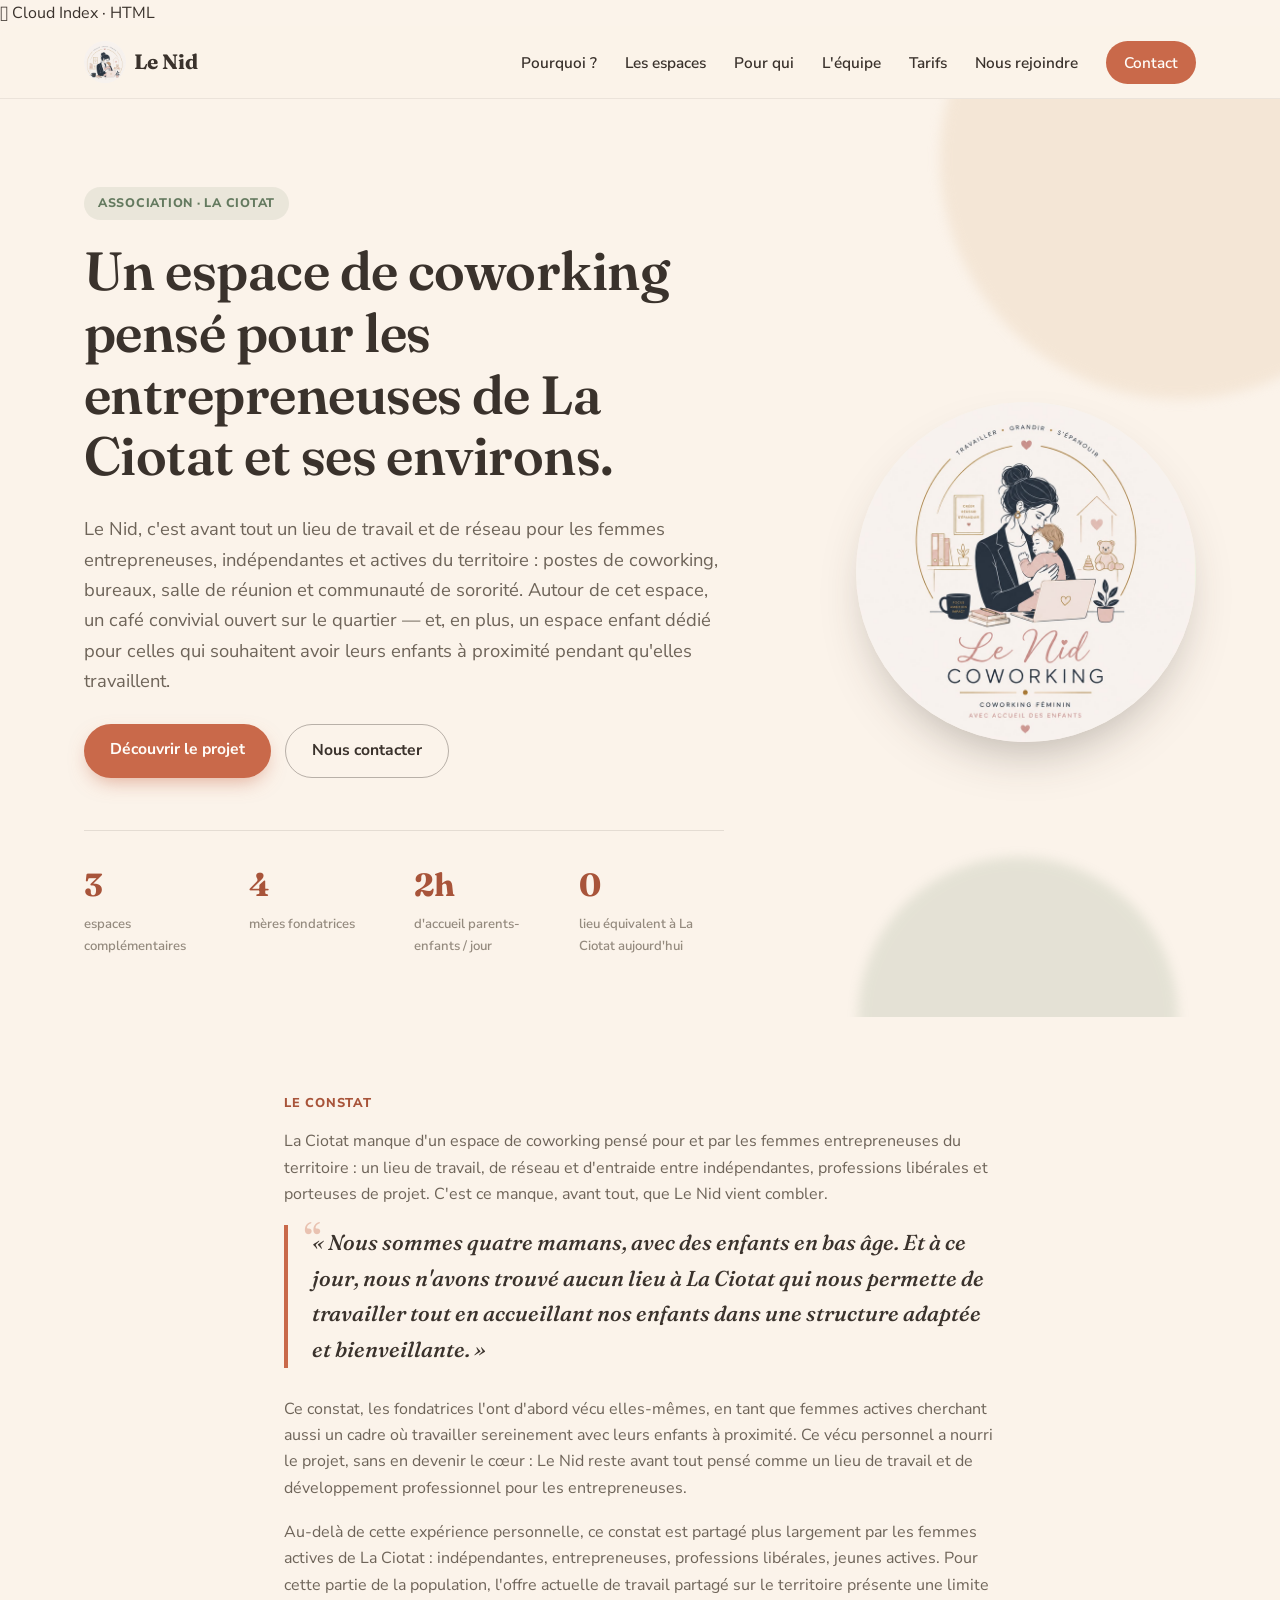
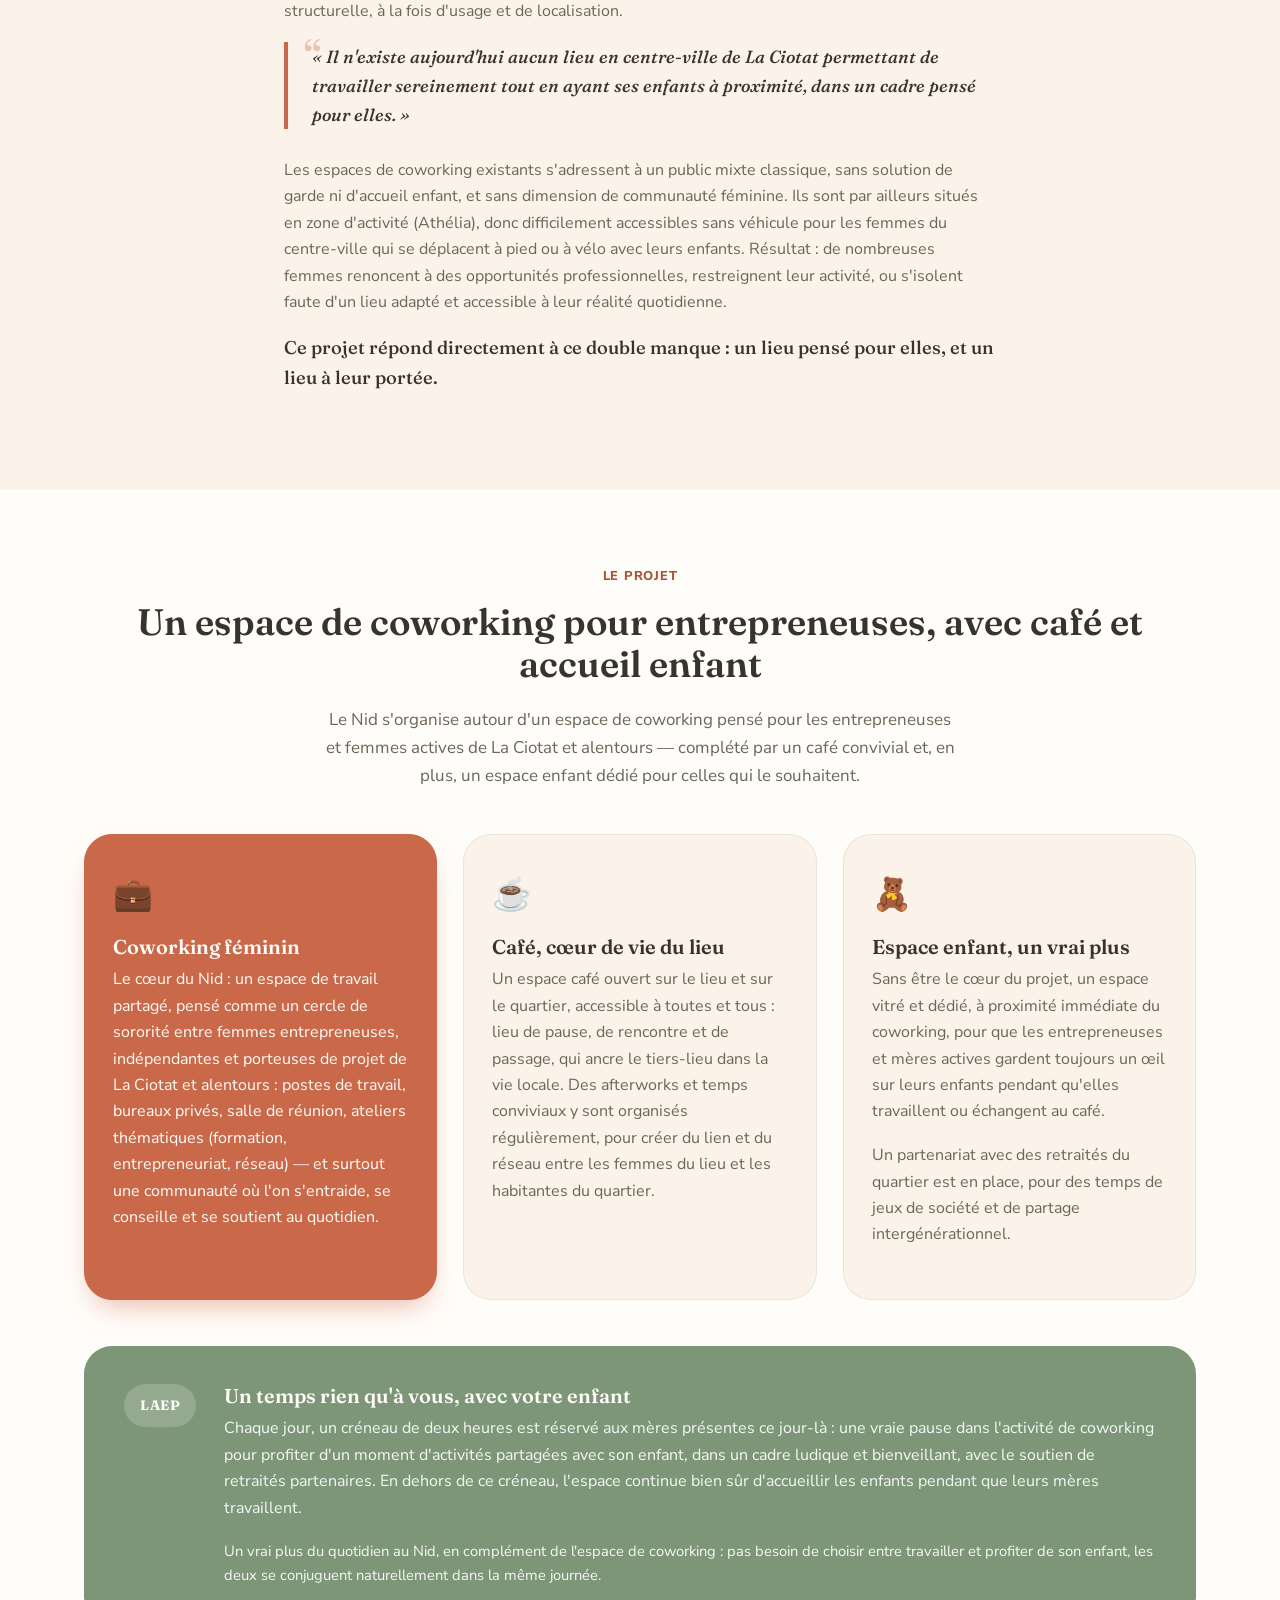
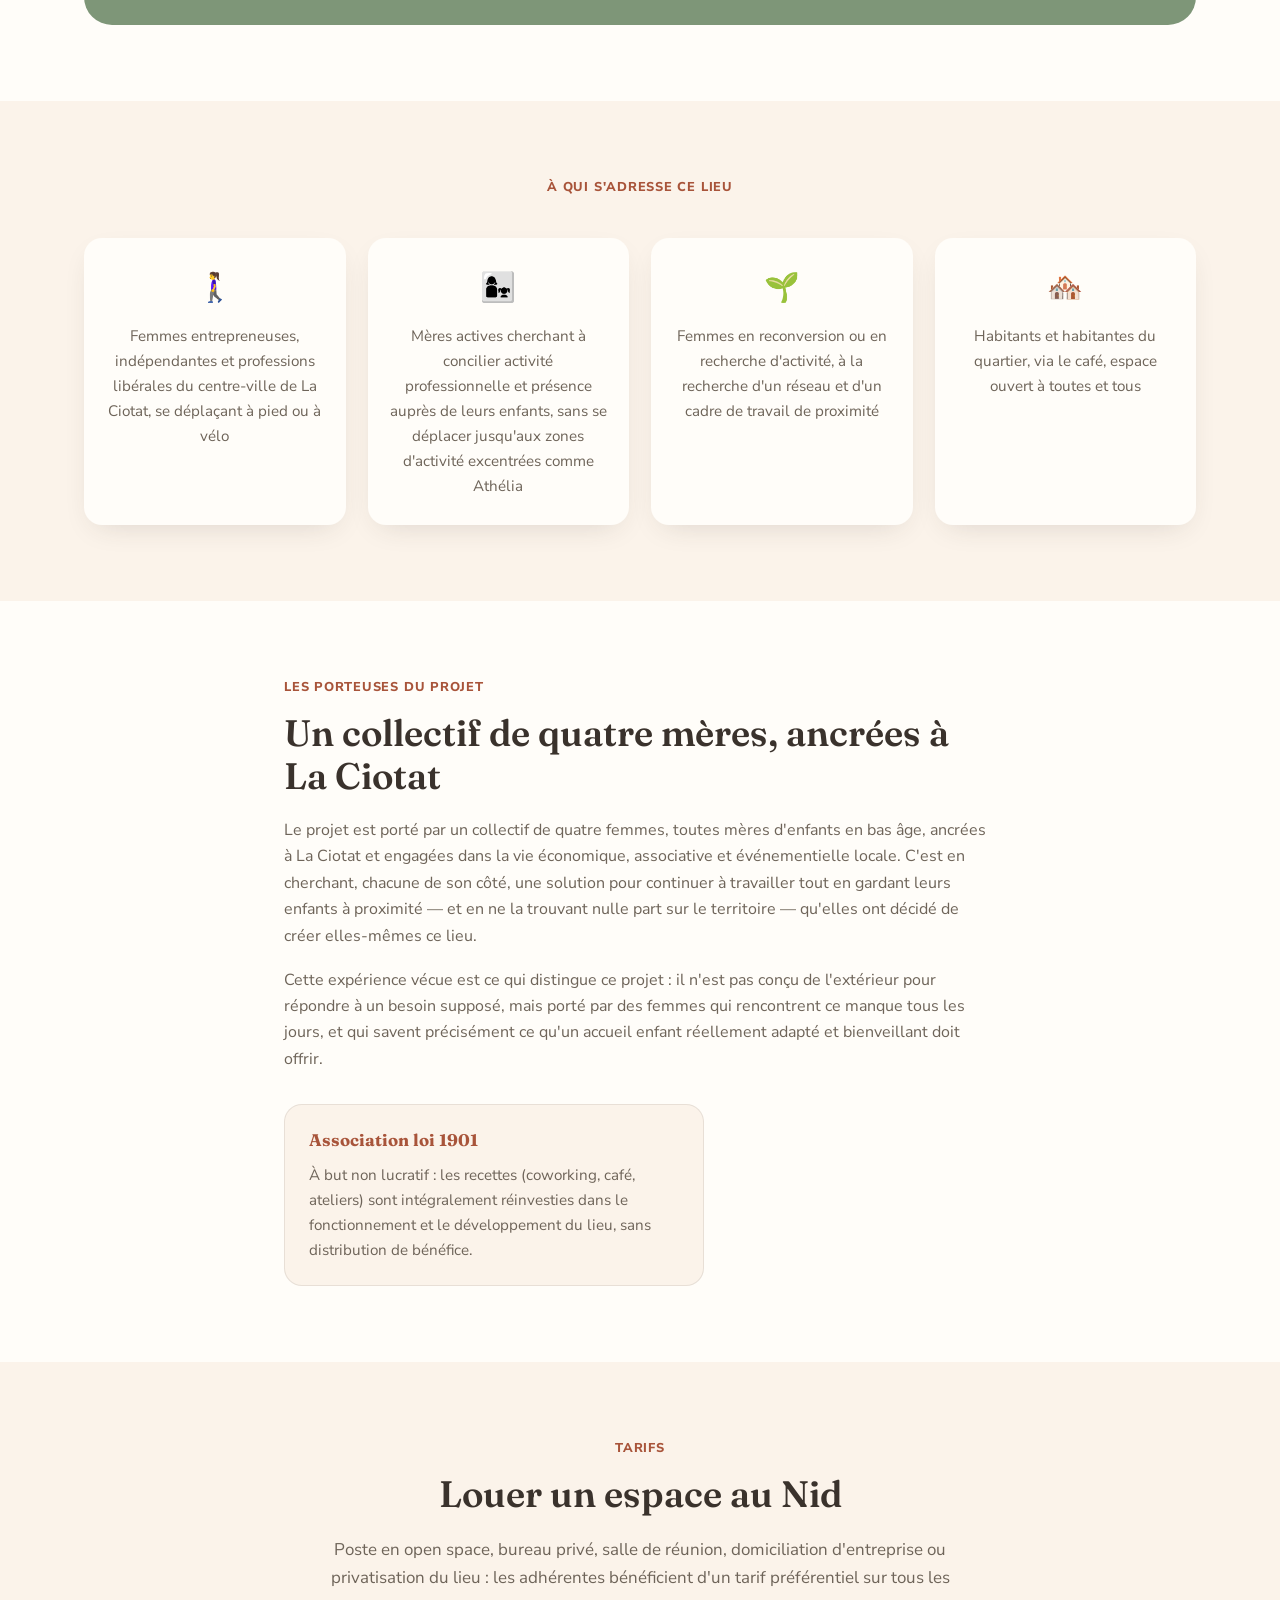
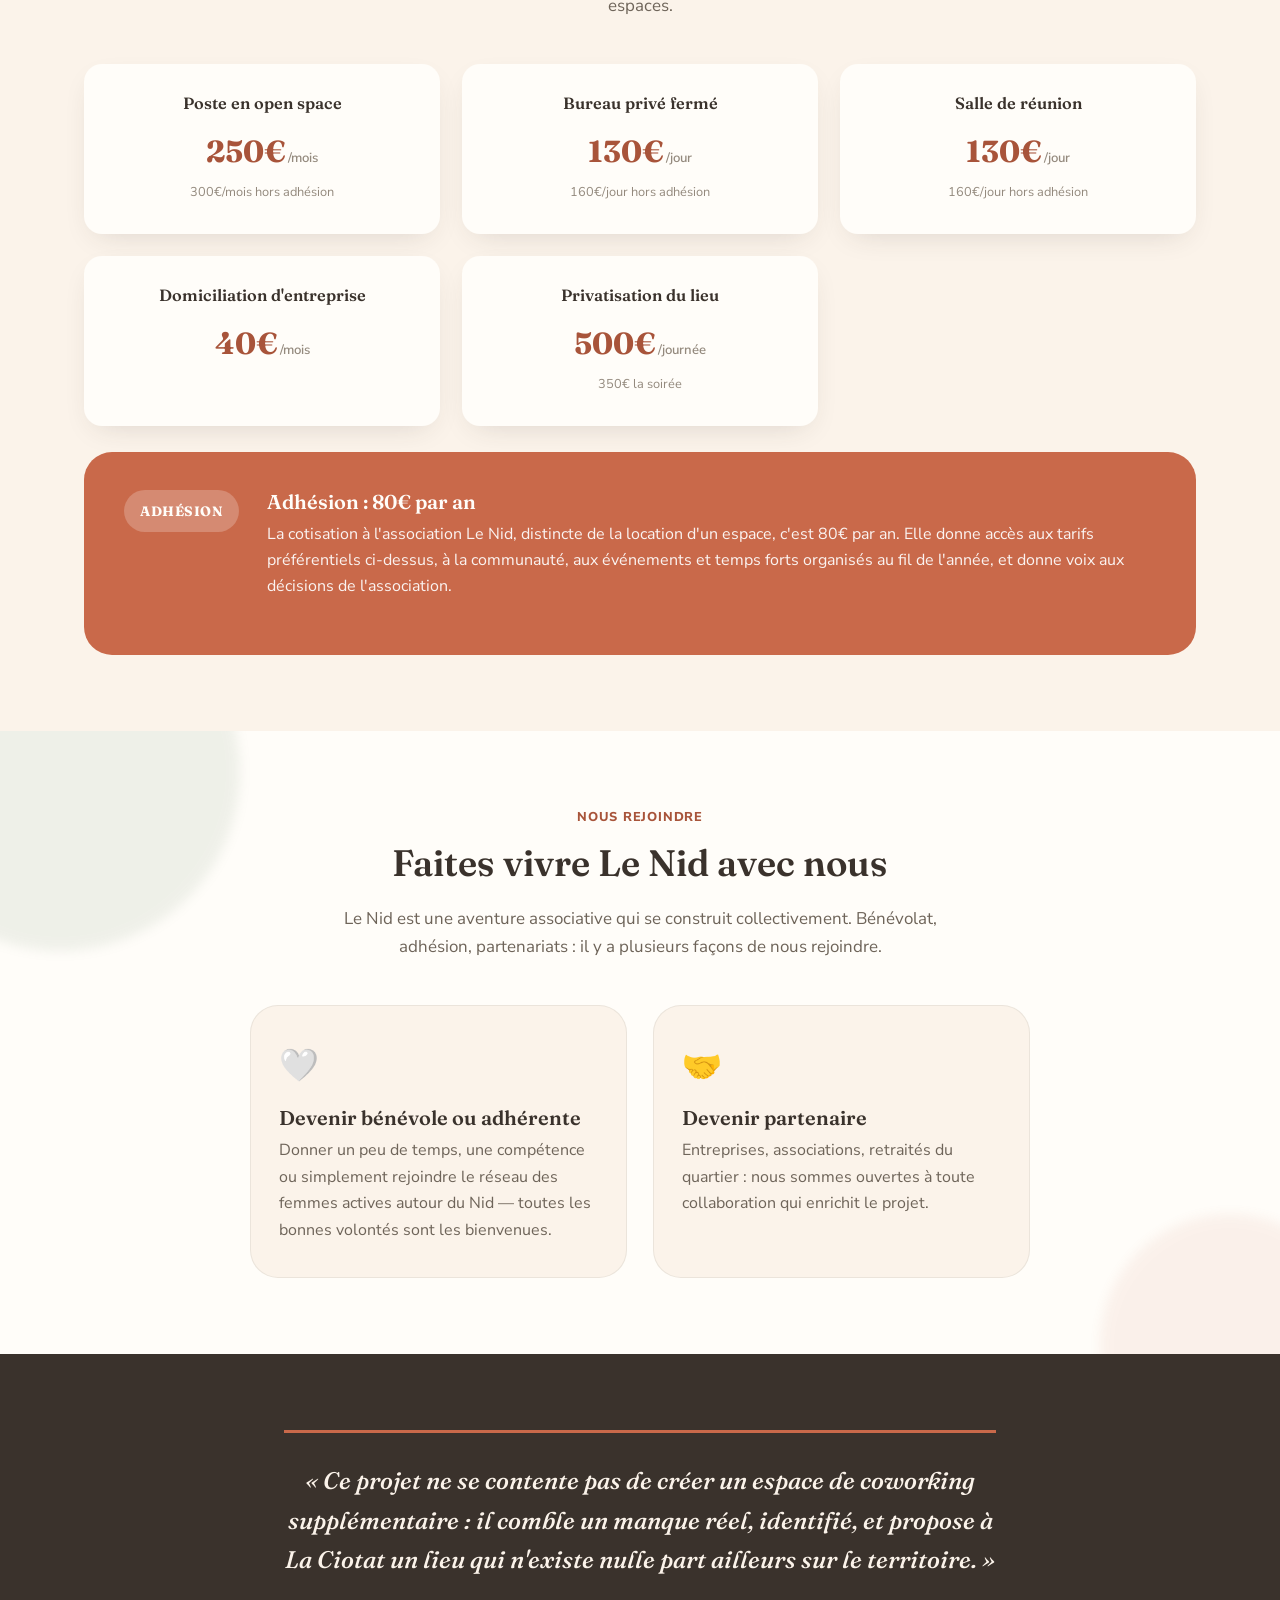
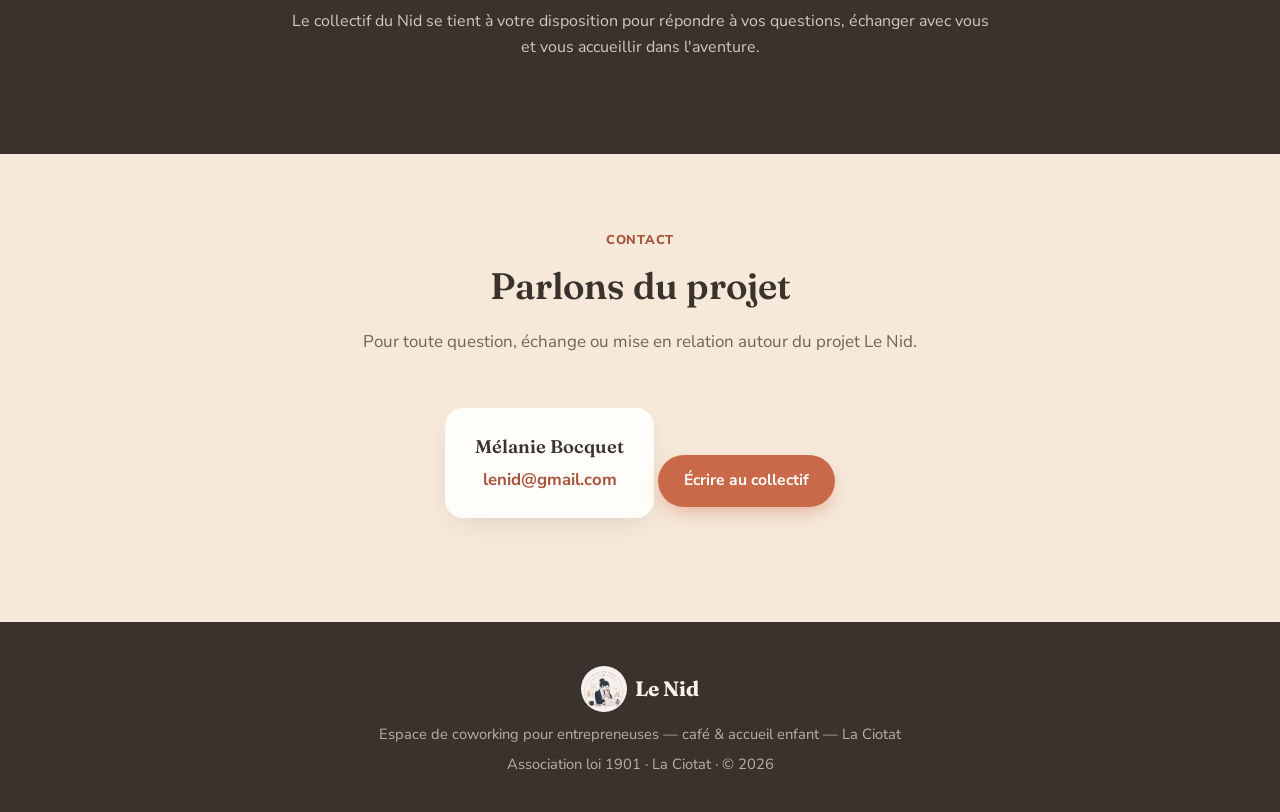
<file: index.html>

Cloud

Index · HTML
<!DOCTYPE html>
<html lang="fr">
<head>
<meta charset="UTF-8">
<meta name="viewport" content="width=device-width, initial-scale=1.0">
<title>Le Nid — Coworking pour entrepreneuses à La Ciotat</title>
<meta name="description" content="Le Nid est une association à La Ciotat qui crée un espace de coworking dédié aux entrepreneuses et femmes actives du territoire, avec un café convivial et, en plus, un accueil enfant dédié, porté par un collectif de quatre mères.">
<link rel="icon" type="image/png" href="favicon.png">
<link rel="apple-touch-icon" href="favicon.png">
<link rel="preconnect" href="https://fonts.googleapis.com">
<link rel="preconnect" href="https://fonts.gstatic.com" crossorigin>
<link href="https://fonts.googleapis.com/css2?family=Fraunces:opsz,wght@9..144,500;9..144,600;9..144,700&family=Nunito+Sans:wght@400;600;700;800&display=swap" rel="stylesheet">
<link rel="stylesheet" href="styles.css">
</head>
<body>
 
<a class="skip-link" href="#main">Aller au contenu</a>
 
<header class="site-header" id="top">
  <div class="wrap header-inner">
    <a href="#top" class="logo">
      <img src="logo-icon.png" alt="Le Nid" class="logo-img">
      <span class="logo-text">Le Nid</span>
    </a>
    <nav class="main-nav" id="main-nav">
      <a href="#constat">Pourquoi ?</a>
      <a href="#espaces">Les espaces</a>
      <a href="#public">Pour qui</a>
      <a href="#equipe">L'équipe</a>
      <a href="#tarifs">Tarifs</a>
      <a href="#rejoindre">Nous rejoindre</a>
      <a href="#contact" class="nav-cta">Contact</a>
    </nav>
    <button class="nav-toggle" id="navToggle" aria-label="Ouvrir le menu" aria-expanded="false" aria-controls="main-nav">
      <span></span><span></span><span></span>
    </button>
  </div>
</header>
 
<main id="main">
 
  <!-- HERO -->
  <section class="hero">
    <div class="hero-blob blob-1" aria-hidden="true"></div>
    <div class="hero-blob blob-2" aria-hidden="true"></div>
    <div class="wrap hero-inner">
      <div class="hero-text">
        <p class="eyebrow">Association · La Ciotat</p>
        <h1>Un espace de coworking pensé pour les entrepreneuses de La Ciotat et ses environs.</h1>
        <p class="hero-lead">Le Nid, c'est avant tout un lieu de travail et de réseau pour les femmes entrepreneuses, indépendantes et actives du territoire : postes de coworking, bureaux, salle de réunion et communauté de sororité. Autour de cet espace, un café convivial ouvert sur le quartier — et, en plus, un espace enfant dédié pour celles qui souhaitent avoir leurs enfants à proximité pendant qu'elles travaillent.</p>
        <div class="hero-actions">
          <a href="#projet" class="btn btn-primary">Découvrir le projet</a>
          <a href="#contact" class="btn btn-ghost">Nous contacter</a>
        </div>
        <div class="hero-stats">
          <div class="stat"><span class="stat-num">3</span><span class="stat-label">espaces complémentaires</span></div>
          <div class="stat"><span class="stat-num">4</span><span class="stat-label">mères fondatrices</span></div>
          <div class="stat"><span class="stat-num">2h</span><span class="stat-label">d'accueil parents-enfants / jour</span></div>
          <div class="stat"><span class="stat-num">0</span><span class="stat-label">lieu équivalent à La Ciotat aujourd'hui</span></div>
        </div>
      </div>
      <div class="hero-badge">
        <img src="logo.png" alt="Le Nid Coworking — espace de coworking pour entrepreneuses, avec accueil enfant" width="700" height="700">
      </div>
    </div>
  </section>
 
  <!-- LE CONSTAT -->
  <section class="section" id="constat">
    <div class="wrap narrow">
      <p class="kicker">Le constat</p>
      <p>La Ciotat manque d'un espace de coworking pensé pour et par les femmes entrepreneuses du territoire : un lieu de travail, de réseau et d'entraide entre indépendantes, professions libérales et porteuses de projet. C'est ce manque, avant tout, que Le Nid vient combler.</p>
      <blockquote class="pull-quote">
        « Nous sommes quatre mamans, avec des enfants en bas âge. Et à ce jour, nous n'avons trouvé aucun lieu à La Ciotat qui nous permette de travailler tout en accueillant nos enfants dans une structure adaptée et bienveillante. »
      </blockquote>
      <p>Ce constat, les fondatrices l'ont d'abord vécu elles-mêmes, en tant que femmes actives cherchant aussi un cadre où travailler sereinement avec leurs enfants à proximité. Ce vécu personnel a nourri le projet, sans en devenir le cœur : Le Nid reste avant tout pensé comme un lieu de travail et de développement professionnel pour les entrepreneuses.</p>
      <p>Au-delà de cette expérience personnelle, ce constat est partagé plus largement par les femmes actives de La Ciotat : indépendantes, entrepreneuses, professions libérales, jeunes actives. Pour cette partie de la population, l'offre actuelle de travail partagé sur le territoire présente une limite structurelle, à la fois d'usage et de localisation.</p>
      <blockquote class="pull-quote small">
        « Il n'existe aujourd'hui aucun lieu en centre-ville de La Ciotat permettant de travailler sereinement tout en ayant ses enfants à proximité, dans un cadre pensé pour elles. »
      </blockquote>
      <p>Les espaces de coworking existants s'adressent à un public mixte classique, sans solution de garde ni d'accueil enfant, et sans dimension de communauté féminine. Ils sont par ailleurs situés en zone d'activité (Athélia), donc difficilement accessibles sans véhicule pour les femmes du centre-ville qui se déplacent à pied ou à vélo avec leurs enfants. Résultat : de nombreuses femmes renoncent à des opportunités professionnelles, restreignent leur activité, ou s'isolent faute d'un lieu adapté et accessible à leur réalité quotidienne.</p>
      <p class="lead-out">Ce projet répond directement à ce double manque : un lieu pensé pour elles, et un lieu à leur portée.</p>
    </div>
  </section>
 
  <!-- LE PROJET / 3 ESPACES -->
  <section class="section alt" id="projet">
    <div class="wrap">
      <p class="kicker center">Le projet</p>
      <h2 class="center">Un espace de coworking pour entrepreneuses, avec café et accueil enfant</h2>
      <p class="section-intro center">Le Nid s'organise autour d'un espace de coworking pensé pour les entrepreneuses et femmes actives de La Ciotat et alentours — complété par un café convivial et, en plus, un espace enfant dédié pour celles qui le souhaitent.</p>
 
      <div class="cards-3" id="espaces">
        <article class="card card-featured">
          <div class="card-icon" aria-hidden="true">💼</div>
          <h3>Coworking féminin</h3>
          <p>Le cœur du Nid : un espace de travail partagé, pensé comme un cercle de sororité entre femmes entrepreneuses, indépendantes et porteuses de projet de La Ciotat et alentours : postes de travail, bureaux privés, salle de réunion, ateliers thématiques (formation, entrepreneuriat, réseau) — et surtout une communauté où l'on s'entraide, se conseille et se soutient au quotidien.</p>
        </article>
        <article class="card">
          <div class="card-icon" aria-hidden="true">☕</div>
          <h3>Café, cœur de vie du lieu</h3>
          <p>Un espace café ouvert sur le lieu et sur le quartier, accessible à toutes et tous : lieu de pause, de rencontre et de passage, qui ancre le tiers-lieu dans la vie locale. Des afterworks et temps conviviaux y sont organisés régulièrement, pour créer du lien et du réseau entre les femmes du lieu et les habitantes du quartier.</p>
        </article>
        <article class="card">
          <div class="card-icon" aria-hidden="true">🧸</div>
          <h3>Espace enfant, un vrai plus</h3>
          <p>Sans être le cœur du projet, un espace vitré et dédié, à proximité immédiate du coworking, pour que les entrepreneuses et mères actives gardent toujours un œil sur leurs enfants pendant qu'elles travaillent ou échangent au café.</p>
          <p>Un partenariat avec des retraités du quartier est en place, pour des temps de jeux de société et de partage intergénérationnel.</p>
        </article>
      </div>
 
      <div class="callout">
        <div class="callout-badge">LAEP</div>
        <div>
          <h3>Un temps rien qu'à vous, avec votre enfant</h3>
          <p>Chaque jour, un créneau de deux heures est réservé aux mères présentes ce jour-là : une vraie pause dans l'activité de coworking pour profiter d'un moment d'activités partagées avec son enfant, dans un cadre ludique et bienveillant, avec le soutien de retraités partenaires. En dehors de ce créneau, l'espace continue bien sûr d'accueillir les enfants pendant que leurs mères travaillent.</p>
          <p class="callout-note">Un vrai plus du quotidien au Nid, en complément de l'espace de coworking : pas besoin de choisir entre travailler et profiter de son enfant, les deux se conjuguent naturellement dans la même journée.</p>
        </div>
      </div>
    </div>
  </section>
 
  <!-- A QUI -->
  <section class="section" id="public">
    <div class="wrap">
      <p class="kicker center">À qui s'adresse ce lieu</p>
      <div class="public-grid">
        <div class="public-item">
          <span class="public-icon" aria-hidden="true">🚶‍♀️</span>
          <p>Femmes entrepreneuses, indépendantes et professions libérales du centre-ville de La Ciotat, se déplaçant à pied ou à vélo</p>
        </div>
        <div class="public-item">
          <span class="public-icon" aria-hidden="true">👩‍👧</span>
          <p>Mères actives cherchant à concilier activité professionnelle et présence auprès de leurs enfants, sans se déplacer jusqu'aux zones d'activité excentrées comme Athélia</p>
        </div>
        <div class="public-item">
          <span class="public-icon" aria-hidden="true">🌱</span>
          <p>Femmes en reconversion ou en recherche d'activité, à la recherche d'un réseau et d'un cadre de travail de proximité</p>
        </div>
        <div class="public-item">
          <span class="public-icon" aria-hidden="true">🏘️</span>
          <p>Habitants et habitantes du quartier, via le café, espace ouvert à toutes et tous</p>
        </div>
      </div>
    </div>
  </section>
 
  <!-- EQUIPE -->
  <section class="section alt" id="equipe">
    <div class="wrap narrow">
      <p class="kicker">Les porteuses du projet</p>
      <h2>Un collectif de quatre mères, ancrées à La Ciotat</h2>
      <p>Le projet est porté par un collectif de quatre femmes, toutes mères d'enfants en bas âge, ancrées à La Ciotat et engagées dans la vie économique, associative et événementielle locale. C'est en cherchant, chacune de son côté, une solution pour continuer à travailler tout en gardant leurs enfants à proximité — et en ne la trouvant nulle part sur le territoire — qu'elles ont décidé de créer elles-mêmes ce lieu.</p>
      <p>Cette expérience vécue est ce qui distingue ce projet : il n'est pas conçu de l'extérieur pour répondre à un besoin supposé, mais porté par des femmes qui rencontrent ce manque tous les jours, et qui savent précisément ce qu'un accueil enfant réellement adapté et bienveillant doit offrir.</p>
      <div class="info-strip info-strip-single">
        <div class="info-strip-item">
          <strong>Association loi 1901</strong>
          <span>À but non lucratif : les recettes (coworking, café, ateliers) sont intégralement réinvesties dans le fonctionnement et le développement du lieu, sans distribution de bénéfice.</span>
        </div>
      </div>
    </div>
  </section>
 
  <!-- TARIFS -->
  <section class="section" id="tarifs">
    <div class="wrap">
      <p class="kicker center">Tarifs</p>
      <h2 class="center">Louer un espace au Nid</h2>
      <p class="section-intro center">Poste en open space, bureau privé, salle de réunion, domiciliation d'entreprise ou privatisation du lieu : les adhérentes bénéficient d'un tarif préférentiel sur tous les espaces.</p>
      <div class="price-grid">
        <div class="price-card">
          <h3>Poste en open space</h3>
          <p class="price-amount">250€<span>/mois</span></p>
          <p class="price-public">300€/mois hors adhésion</p>
        </div>
        <div class="price-card">
          <h3>Bureau privé fermé</h3>
          <p class="price-amount">130€<span>/jour</span></p>
          <p class="price-public">160€/jour hors adhésion</p>
        </div>
        <div class="price-card">
          <h3>Salle de réunion</h3>
          <p class="price-amount">130€<span>/jour</span></p>
          <p class="price-public">160€/jour hors adhésion</p>
        </div>
        <div class="price-card">
          <h3>Domiciliation d'entreprise</h3>
          <p class="price-amount">40€<span>/mois</span></p>
        </div>
        <div class="price-card">
          <h3>Privatisation du lieu</h3>
          <p class="price-amount">500€<span>/journée</span></p>
          <p class="price-public">350€ la soirée</p>
        </div>
      </div>
 
      <div class="callout callout-tarif">
        <div class="callout-badge">ADHÉSION</div>
        <div>
          <h3>Adhésion : 80€ par an</h3>
          <p>La cotisation à l'association Le Nid, distincte de la location d'un espace, c'est 80€ par an. Elle donne accès aux tarifs préférentiels ci-dessus, à la communauté, aux événements et temps forts organisés au fil de l'année, et donne voix aux décisions de l'association.</p>
        </div>
      </div>
    </div>
  </section>
 
  <!-- NOUS REJOINDRE -->
  <section class="section alt" id="rejoindre">
    <div class="section-blob sb-1" aria-hidden="true"></div>
    <div class="section-blob sb-2" aria-hidden="true"></div>
    <div class="wrap">
      <p class="kicker center">Nous rejoindre</p>
      <h2 class="center">Faites vivre Le Nid avec nous</h2>
      <p class="section-intro center">Le Nid est une aventure associative qui se construit collectivement. Bénévolat, adhésion, partenariats : il y a plusieurs façons de nous rejoindre.</p>
      <div class="cards-3 cards-2">
        <article class="card card-simple">
          <div class="card-icon" aria-hidden="true">🤍</div>
          <h3>Devenir bénévole ou adhérente</h3>
          <p>Donner un peu de temps, une compétence ou simplement rejoindre le réseau des femmes actives autour du Nid — toutes les bonnes volontés sont les bienvenues.</p>
        </article>
        <article class="card card-simple">
          <div class="card-icon" aria-hidden="true">🤝</div>
          <h3>Devenir partenaire</h3>
          <p>Entreprises, associations, retraités du quartier : nous sommes ouvertes à toute collaboration qui enrichit le projet.</p>
        </article>
      </div>
    </div>
  </section>
 
  <!-- CONCLUSION -->
  <section class="section conclusion">
    <div class="wrap narrow center">
      <blockquote class="pull-quote light">
        « Ce projet ne se contente pas de créer un espace de coworking supplémentaire : il comble un manque réel, identifié, et propose à La Ciotat un lieu qui n'existe nulle part ailleurs sur le territoire. »
      </blockquote>
      <p>Le collectif du Nid se tient à votre disposition pour répondre à vos questions, échanger avec vous et vous accueillir dans l'aventure.</p>
    </div>
  </section>
 
  <!-- CONTACT -->
  <section class="section contact" id="contact">
    <div class="wrap narrow center">
      <p class="kicker center">Contact</p>
      <h2>Parlons du projet</h2>
      <p class="section-intro center">Pour toute question, échange ou mise en relation autour du projet Le Nid.</p>
      <div class="contact-card">
        <p class="contact-name">Mélanie Bocquet</p>
        <a class="contact-email" href="mailto:lenid@gmail.com">lenid@gmail.com</a>
      </div>
      <a href="mailto:lenid@gmail.com?subject=Le%20Nid%20-%20Association%20La%20Ciotat" class="btn btn-primary">Écrire au collectif</a>
    </div>
  </section>
 
</main>
 
<footer class="site-footer">
  <div class="wrap footer-inner">
    <div class="logo footer-logo">
      <img src="logo-icon.png" alt="Le Nid" class="logo-img">
      <span class="logo-text">Le Nid</span>
    </div>
    <p>Espace de coworking pour entrepreneuses — café & accueil enfant — La Ciotat</p>
    <p class="footer-meta">Association loi 1901 · La Ciotat · © <span id="year"></span></p>
  </div>
</footer>
 
<script src="script.js"></script>
</body>
</html>
</file>
<file: styles.css>
:root {
  --cream: #FBF3EA;
  --cream-soft: #F6E9DA;
  --cream-deep: #EFDCC6;
  --terracotta: #C9694A;
  --terracotta-dark: #A8543A;
  --sage: #7E9678;
  --sage-dark: #647A5F;
  --ink: #3A322C;
  --ink-soft: #6E6459;
  --ink-faint: #948A7E;
  --white: #FFFDF9;
  --shadow: 0 10px 30px -12px rgba(58, 50, 44, 0.18);
  --radius-lg: 28px;
  --radius-md: 18px;
  --font-display: "Fraunces", "Iowan Old Style", Georgia, serif;
  --font-body: "Nunito Sans", -apple-system, BlinkMacSystemFont, "Segoe UI", sans-serif;
}

* { box-sizing: border-box; }

html { scroll-behavior: smooth; }

body {
  margin: 0;
  font-family: var(--font-body);
  color: var(--ink);
  background: var(--cream);
  line-height: 1.65;
  -webkit-font-smoothing: antialiased;
}

img { max-width: 100%; display: block; }

.wrap {
  max-width: 1160px;
  margin: 0 auto;
  padding: 0 24px;
}

.narrow { max-width: 760px; }

.center { text-align: center; }

.skip-link {
  position: absolute;
  left: -999px;
  top: 0;
  background: var(--ink);
  color: var(--white);
  padding: 12px 18px;
  border-radius: 0 0 10px 0;
  z-index: 1000;
}
.skip-link:focus { left: 0; }

h1, h2, h3 {
  font-family: var(--font-display);
  color: var(--ink);
  line-height: 1.15;
  margin: 0 0 0.5em;
  font-weight: 600;
}

h1 { font-size: clamp(2.1rem, 4.2vw, 3.4rem); letter-spacing: -0.01em; }
h2 { font-size: clamp(1.6rem, 3vw, 2.3rem); }
h3 { font-size: 1.25rem; margin-bottom: 0.4em; }

p { margin: 0 0 1.1em; color: var(--ink-soft); }

a { color: var(--terracotta-dark); text-decoration: none; }
a:hover { text-decoration: underline; }

ul { padding: 0; margin: 0; list-style: none; }

/* ---------- Header ---------- */
.site-header {
  position: sticky;
  top: 0;
  z-index: 100;
  background: rgba(251, 243, 234, 0.88);
  backdrop-filter: saturate(160%) blur(10px);
  border-bottom: 1px solid rgba(58, 50, 44, 0.08);
}

.header-inner {
  display: flex;
  align-items: center;
  justify-content: space-between;
  height: 72px;
}

.logo {
  display: flex;
  align-items: center;
  gap: 8px;
  text-decoration: none;
}
.logo:hover { text-decoration: none; }
.logo-mark { font-size: 1.5rem; }
.logo-img {
  height: 42px;
  width: 42px;
  border-radius: 50%;
  object-fit: cover;
  display: block;
}
.footer-logo .logo-img { height: 46px; width: 46px; }
.logo-text {
  font-family: var(--font-display);
  font-weight: 700;
  font-size: 1.3rem;
  color: var(--ink);
}

.main-nav {
  display: flex;
  align-items: center;
  gap: 28px;
}
.main-nav a {
  color: var(--ink);
  font-weight: 600;
  font-size: 0.96rem;
  text-decoration: none;
}
.main-nav a:hover { color: var(--terracotta-dark); }
.main-nav .nav-cta {
  background: var(--terracotta);
  color: var(--white);
  padding: 9px 18px;
  border-radius: 999px;
}
.main-nav .nav-cta:hover { background: var(--terracotta-dark); color: var(--white); }

.nav-toggle {
  display: none;
  flex-direction: column;
  justify-content: center;
  gap: 5px;
  width: 40px;
  height: 40px;
  background: none;
  border: none;
  cursor: pointer;
  padding: 0;
}
.nav-toggle span {
  display: block;
  height: 2px;
  width: 24px;
  background: var(--ink);
  margin: 0 auto;
  transition: transform 0.25s ease, opacity 0.25s ease;
}
.nav-toggle[aria-expanded="true"] span:nth-child(1) { transform: translateY(7px) rotate(45deg); }
.nav-toggle[aria-expanded="true"] span:nth-child(2) { opacity: 0; }
.nav-toggle[aria-expanded="true"] span:nth-child(3) { transform: translateY(-7px) rotate(-45deg); }

/* ---------- Buttons ---------- */
.btn {
  display: inline-block;
  padding: 13px 26px;
  border-radius: 999px;
  font-weight: 700;
  font-size: 0.98rem;
  text-decoration: none;
  transition: transform 0.15s ease, background 0.15s ease, box-shadow 0.15s ease;
}
.btn-primary {
  background: var(--terracotta);
  color: var(--white);
  box-shadow: 0 8px 20px -6px rgba(201, 105, 74, 0.55);
}
.btn-primary:hover { background: var(--terracotta-dark); text-decoration: none; transform: translateY(-1px); }
.btn-ghost {
  background: transparent;
  color: var(--ink);
  border: 1.5px solid rgba(58, 50, 44, 0.35);
}
.btn-ghost:hover { border-color: var(--ink); text-decoration: none; transform: translateY(-1px); }

/* ---------- Hero ---------- */
.hero {
  position: relative;
  overflow: hidden;
  padding: 88px 0 60px;
}
.hero-inner {
  position: relative;
  z-index: 2;
  display: grid;
  grid-template-columns: minmax(0, 1fr) 340px;
  gap: 56px;
  align-items: center;
}
.hero-text { max-width: 640px; }
.hero-badge {
  justify-self: center;
  width: 100%;
  max-width: 340px;
}
.hero-badge img {
  width: 100%;
  height: auto;
  border-radius: 50%;
  box-shadow: 0 24px 50px -18px rgba(58, 50, 44, 0.35);
  animation: float 6s ease-in-out infinite;
}
@keyframes float {
  0%, 100% { transform: translateY(0); }
  50% { transform: translateY(-10px); }
}
.hero-blob {
  position: absolute;
  border-radius: 50%;
  filter: blur(6px);
  z-index: 1;
  opacity: 0.55;
}
.blob-1 {
  width: 480px; height: 480px;
  background: var(--cream-deep);
  top: -180px; right: -140px;
}
.blob-2 {
  width: 320px; height: 320px;
  background: var(--sage);
  opacity: 0.18;
  bottom: -160px; right: 8%;
}

.eyebrow {
  display: inline-block;
  font-weight: 800;
  letter-spacing: 0.06em;
  text-transform: uppercase;
  font-size: 0.78rem;
  color: var(--sage-dark);
  background: rgba(126, 150, 120, 0.14);
  padding: 6px 14px;
  border-radius: 999px;
  margin-bottom: 20px;
}

.hero-lead {
  font-size: 1.15rem;
  color: var(--ink-soft);
  max-width: 640px;
}

.hero-actions {
  display: flex;
  gap: 14px;
  flex-wrap: wrap;
  margin: 28px 0 52px;
}

.hero-stats {
  display: grid;
  grid-template-columns: repeat(4, 1fr);
  gap: 20px;
  border-top: 1px solid rgba(58, 50, 44, 0.12);
  padding-top: 28px;
}
.stat { display: flex; flex-direction: column; gap: 2px; }
.stat-num {
  font-family: var(--font-display);
  font-size: 2rem;
  font-weight: 700;
  color: var(--terracotta-dark);
}
.stat-label {
  font-size: 0.82rem;
  color: var(--ink-faint);
  font-weight: 600;
}

/* ---------- Sections ---------- */
.section { padding: 76px 0; scroll-margin-top: 88px; }
.section.alt { background: var(--white); }
.hero { scroll-margin-top: 88px; }

.kicker {
  font-weight: 800;
  letter-spacing: 0.06em;
  text-transform: uppercase;
  font-size: 0.8rem;
  color: var(--terracotta-dark);
  margin-bottom: 14px;
}
.kicker.center { text-align: center; }

.section-intro {
  max-width: 640px;
  margin: 0 auto 44px;
  font-size: 1.06rem;
}
.section h2.center, .section > .wrap > h2 { margin-bottom: 20px; }
.section-intro.center { text-align: center; }

.pull-quote {
  position: relative;
  font-family: var(--font-display);
  font-size: 1.35rem;
  font-weight: 500;
  color: var(--ink);
  border-left: 4px solid var(--terracotta);
  padding-left: 44px;
  margin: 0 0 28px;
  font-style: italic;
}
.pull-quote:not(.light)::before {
  content: "“";
  position: absolute;
  left: 16px;
  top: -0.15em;
  font-family: var(--font-display);
  font-style: normal;
  font-size: 2.6rem;
  color: var(--terracotta);
  opacity: 0.35;
  line-height: 1;
}
.pull-quote.small { font-size: 1.1rem; }
.pull-quote.light {
  border-left: none;
  border-top: 3px solid var(--terracotta);
  padding: 28px 0 0;
  display: inline-block;
  font-size: 1.5rem;
}

.lead-out {
  font-family: var(--font-display);
  font-size: 1.15rem;
  color: var(--ink);
  font-weight: 500;
}

/* ---------- Cards ---------- */
.cards-3 {
  display: grid;
  grid-template-columns: repeat(3, 1fr);
  gap: 26px;
  margin-top: 40px;
}
.cards-3.cards-2 {
  grid-template-columns: repeat(2, 1fr);
  max-width: 780px;
  margin-left: auto;
  margin-right: auto;
}

.card {
  background: var(--white);
  border-radius: var(--radius-lg);
  padding: 34px 28px;
  box-shadow: var(--shadow);
  position: relative;
  transition: transform 0.25s ease, box-shadow 0.25s ease;
}
.card:hover {
  transform: translateY(-6px);
  box-shadow: 0 20px 40px -14px rgba(58, 50, 44, 0.28);
}
.card.card-featured:hover {
  box-shadow: 0 20px 40px -14px rgba(201, 105, 74, 0.6);
}
.section.alt .card { background: var(--cream); box-shadow: none; border: 1px solid rgba(58,50,44,0.08); }

.card.card-featured,
.section.alt .card.card-featured {
  background: var(--terracotta);
  border-color: var(--terracotta);
  box-shadow: 0 14px 30px -12px rgba(201, 105, 74, 0.55);
}
.card-featured h3, .card-featured p { color: var(--white); }


.card-icon {
  font-size: 2rem;
  margin-bottom: 14px;
}

.card-simple p { margin-bottom: 0; }

.card-num {
  font-family: var(--font-display);
  font-size: 1.6rem;
  font-weight: 700;
  color: var(--terracotta);
  background: rgba(201, 105, 74, 0.12);
  width: 44px;
  height: 44px;
  border-radius: 50%;
  display: flex;
  align-items: center;
  justify-content: center;
  margin-bottom: 16px;
}

/* ---------- Callout (LAEP) ---------- */
.callout {
  margin-top: 46px;
  background: var(--sage);
  color: var(--white);
  border-radius: var(--radius-lg);
  padding: 38px 40px;
  display: flex;
  gap: 28px;
  align-items: flex-start;
}
.callout h3 { color: var(--white); }
.callout p { color: rgba(255,255,255,0.92); }
.callout-note { font-size: 0.92rem; color: rgba(255,255,255,0.8); margin-bottom: 0; }
.callout-badge {
  flex: none;
  font-family: var(--font-display);
  font-weight: 700;
  font-size: 0.85rem;
  letter-spacing: 0.04em;
  background: rgba(255,255,255,0.18);
  padding: 10px 16px;
  border-radius: 999px;
  white-space: nowrap;
}

.callout-tarif {
  background: var(--terracotta);
  margin-top: 26px;
}
.callout-tarif .callout-badge { background: rgba(255,255,255,0.22); }

/* ---------- Public grid ---------- */
.public-grid {
  display: grid;
  grid-template-columns: repeat(4, 1fr);
  gap: 22px;
  margin-top: 40px;
}
.public-item {
  background: var(--white);
  border-radius: var(--radius-md);
  padding: 26px 22px;
  box-shadow: var(--shadow);
  text-align: center;
  transition: transform 0.25s ease, box-shadow 0.25s ease;
}
.public-item:hover {
  transform: translateY(-4px);
  box-shadow: 0 16px 32px -14px rgba(58, 50, 44, 0.26);
}
.public-icon { font-size: 1.8rem; display: block; margin-bottom: 12px; }
.public-item p { margin: 0; font-size: 0.95rem; }

/* ---------- Info strip (equipe) ---------- */
.info-strip {
  display: grid;
  grid-template-columns: 1fr 1fr;
  gap: 20px;
  margin-top: 32px;
}
.info-strip-item {
  background: var(--cream);
  border: 1px solid rgba(58,50,44,0.1);
  border-radius: var(--radius-md);
  padding: 22px 24px;
}
.info-strip-item strong {
  display: block;
  font-family: var(--font-display);
  font-size: 1.05rem;
  margin-bottom: 8px;
  color: var(--terracotta-dark);
}
.info-strip-item span { color: var(--ink-soft); font-size: 0.95rem; }
.info-strip.info-strip-single { grid-template-columns: 1fr; max-width: 420px; }

/* ---------- Price grid (tarifs) ---------- */
.price-grid {
  display: grid;
  grid-template-columns: repeat(3, 1fr);
  gap: 22px;
  margin-top: 40px;
}
.price-card {
  background: var(--white);
  border-radius: var(--radius-md);
  padding: 30px 22px;
  box-shadow: var(--shadow);
  text-align: center;
  transition: transform 0.25s ease, box-shadow 0.25s ease;
}
.price-card:hover {
  transform: translateY(-4px);
  box-shadow: 0 16px 32px -14px rgba(58, 50, 44, 0.26);
}
.price-card h3 { font-size: 1.02rem; margin-bottom: 14px; }
.price-amount {
  font-family: var(--font-display);
  font-size: 1.9rem;
  font-weight: 700;
  color: var(--terracotta-dark);
  margin: 0 0 6px;
}
.price-amount span {
  font-family: var(--font-body);
  font-size: 0.82rem;
  font-weight: 600;
  color: var(--ink-faint);
  margin-left: 2px;
}
.price-public { font-size: 0.8rem; color: var(--ink-faint); margin: 0; }

/* ---------- Check list ---------- */
.check-list { margin: 28px 0; }
.check-list li {
  position: relative;
  padding: 14px 0 14px 34px;
  border-bottom: 1px solid rgba(58, 50, 44, 0.1);
  color: var(--ink-soft);
}
.check-list li:last-child { border-bottom: none; }
.check-list li::before {
  content: "✓";
  position: absolute;
  left: 0;
  top: 14px;
  color: var(--sage-dark);
  font-weight: 800;
  background: rgba(126,150,120,0.15);
  width: 22px; height: 22px;
  border-radius: 50%;
  display: flex; align-items: center; justify-content: center;
  font-size: 0.8rem;
}
.check-list strong { color: var(--ink); }

/* ---------- Conclusion ---------- */
.conclusion { background: var(--ink); }
.conclusion .pull-quote.light { color: var(--cream); border-color: var(--terracotta); }
.conclusion p { color: rgba(251, 243, 234, 0.78); }

/* ---------- Contact ---------- */
.contact { background: var(--cream-soft); }
.contact-card {
  background: var(--white);
  border-radius: var(--radius-md);
  padding: 24px 30px;
  display: inline-block;
  margin: 8px auto 28px;
  box-shadow: var(--shadow);
}
.contact-name { font-family: var(--font-display); font-weight: 600; font-size: 1.15rem; margin: 0 0 4px; color: var(--ink); }
.contact-email { font-weight: 700; font-size: 1.05rem; }

/* ---------- Footer ---------- */
.site-footer {
  background: var(--ink);
  color: rgba(251, 243, 234, 0.75);
  padding: 44px 0 30px;
}
.footer-inner { text-align: center; }
.footer-logo { justify-content: center; margin-bottom: 10px; }
.footer-logo .logo-text { color: var(--cream); }
.site-footer p { color: rgba(251, 243, 234, 0.65); margin: 0 0 6px; font-size: 0.92rem; }
.footer-meta { font-size: 0.82rem; color: rgba(251, 243, 234, 0.45); }

/* ---------- Reveal on scroll ---------- */
.reveal-init {
  opacity: 0;
  transform: translateY(18px);
  transition: opacity 0.6s ease, transform 0.6s ease;
}
.reveal-init.is-visible {
  opacity: 1;
  transform: translateY(0);
}

/* ---------- Section decoration (rejoindre) ---------- */
#rejoindre { position: relative; overflow: hidden; }
.section-blob {
  position: absolute;
  border-radius: 50%;
  background: var(--sage);
  opacity: 0.12;
  filter: blur(6px);
  z-index: 0;
  pointer-events: none;
}
#rejoindre .section-blob.sb-1 { width: 360px; height: 360px; top: -140px; left: -120px; }
#rejoindre .section-blob.sb-2 { width: 260px; height: 260px; bottom: -120px; right: -80px; background: var(--terracotta); opacity: 0.08; }
#rejoindre .wrap { position: relative; z-index: 1; }

@media (prefers-reduced-motion: reduce) {
  html { scroll-behavior: auto; }
  .hero-badge img { animation: none; }
  .reveal-init {
    opacity: 1;
    transform: none;
    transition: none;
  }
  .card, .public-item {
    transition: none;
  }
}

/* ---------- Responsive ---------- */
@media (max-width: 900px) {
  .cards-3 { grid-template-columns: 1fr; }
  .public-grid { grid-template-columns: repeat(2, 1fr); }
  .price-grid { grid-template-columns: repeat(2, 1fr); }
  .hero-stats { grid-template-columns: repeat(2, 1fr); row-gap: 24px; }
  .info-strip { grid-template-columns: 1fr; }
  .callout { flex-direction: column; }
  .hero-inner { grid-template-columns: 1fr; gap: 36px; }
  .hero-text { max-width: none; }
  .hero-badge { order: -1; max-width: 220px; }
}

@media (max-width: 720px) {
  .main-nav {
    position: absolute;
    top: 72px;
    left: 0;
    right: 0;
    background: var(--cream);
    flex-direction: column;
    align-items: flex-start;
    gap: 0;
    padding: 8px 24px 20px;
    border-bottom: 1px solid rgba(58,50,44,0.08);
    transform: translateY(-8px);
    opacity: 0;
    pointer-events: none;
    transition: opacity 0.2s ease, transform 0.2s ease;
  }
  .main-nav.open {
    transform: translateY(0);
    opacity: 1;
    pointer-events: auto;
  }
  .main-nav a { padding: 12px 0; width: 100%; border-bottom: 1px solid rgba(58,50,44,0.06); }
  .main-nav .nav-cta { margin-top: 10px; text-align: center; }
  .nav-toggle { display: flex; }
  .hero { padding: 56px 0 40px; }
  .section { padding: 56px 0; }
  .public-grid { grid-template-columns: 1fr; }
  .price-grid { grid-template-columns: 1fr; }
}

@media (max-width: 480px) {
  .hero-stats { grid-template-columns: repeat(2, 1fr); }
  .callout { padding: 28px 22px; }
  .card { padding: 28px 22px; }
}  margin: 0 auto;
  padding: 0 24px;
}

.narrow { max-width: 760px; }

.center { text-align: center; }

.skip-link {
  position: absolute;
  left: -999px;
  top: 0;
  background: var(--ink);
  color: var(--white);
  padding: 12px 18px;
  border-radius: 0 0 10px 0;
  z-index: 1000;
}
.skip-link:focus { left: 0; }

h1, h2, h3 {
  font-family: var(--font-display);
  color: var(--ink);
  line-height: 1.15;
  margin: 0 0 0.5em;
  font-weight: 600;
}

h1 { font-size: clamp(2.1rem, 4.2vw, 3.4rem); letter-spacing: -0.01em; }
h2 { font-size: clamp(1.6rem, 3vw, 2.3rem); }
h3 { font-size: 1.25rem; margin-bottom: 0.4em; }

p { margin: 0 0 1.1em; color: var(--ink-soft); }

a { color: var(--terracotta-dark); text-decoration: none; }
a:hover { text-decoration: underline; }

ul { padding: 0; margin: 0; list-style: none; }

/* ---------- Header ---------- */
.site-header {
  position: sticky;
  top: 0;
  z-index: 100;
  background: rgba(251, 243, 234, 0.88);
  backdrop-filter: saturate(160%) blur(10px);
  border-bottom: 1px solid rgba(58, 50, 44, 0.08);
}

.header-inner {
  display: flex;
  align-items: center;
  justify-content: space-between;
  height: 72px;
}

.logo {
  display: flex;
  align-items: center;
  gap: 8px;
  text-decoration: none;
}
.logo:hover { text-decoration: none; }
.logo-mark { font-size: 1.5rem; }
.logo-img {
  height: 42px;
  width: 42px;
  border-radius: 50%;
  object-fit: cover;
  display: block;
}
.footer-logo .logo-img { height: 46px; width: 46px; }
.logo-text {
  font-family: var(--font-display);
  font-weight: 700;
  font-size: 1.3rem;
  color: var(--ink);
}

.main-nav {
  display: flex;
  align-items: center;
  gap: 28px;
}
.main-nav a {
  color: var(--ink);
  font-weight: 600;
  font-size: 0.96rem;
  text-decoration: none;
}
.main-nav a:hover { color: var(--terracotta-dark); }
.main-nav .nav-cta {
  background: var(--terracotta);
  color: var(--white);
  padding: 9px 18px;
  border-radius: 999px;
}
.main-nav .nav-cta:hover { background: var(--terracotta-dark); color: var(--white); }

.nav-toggle {
  display: none;
  flex-direction: column;
  justify-content: center;
  gap: 5px;
  width: 40px;
  height: 40px;
  background: none;
  border: none;
  cursor: pointer;
  padding: 0;
}
.nav-toggle span {
  display: block;
  height: 2px;
  width: 24px;
  background: var(--ink);
  margin: 0 auto;
  transition: transform 0.25s ease, opacity 0.25s ease;
}
.nav-toggle[aria-expanded="true"] span:nth-child(1) { transform: translateY(7px) rotate(45deg); }
.nav-toggle[aria-expanded="true"] span:nth-child(2) { opacity: 0; }
.nav-toggle[aria-expanded="true"] span:nth-child(3) { transform: translateY(-7px) rotate(-45deg); }

/* ---------- Buttons ---------- */
.btn {
  display: inline-block;
  padding: 13px 26px;
  border-radius: 999px;
  font-weight: 700;
  font-size: 0.98rem;
  text-decoration: none;
  transition: transform 0.15s ease, background 0.15s ease, box-shadow 0.15s ease;
}
.btn-primary {
  background: var(--terracotta);
  color: var(--white);
  box-shadow: 0 8px 20px -6px rgba(201, 105, 74, 0.55);
}
.btn-primary:hover { background: var(--terracotta-dark); text-decoration: none; transform: translateY(-1px); }
.btn-ghost {
  background: transparent;
  color: var(--ink);
  border: 1.5px solid rgba(58, 50, 44, 0.35);
}
.btn-ghost:hover { border-color: var(--ink); text-decoration: none; transform: translateY(-1px); }

/* ---------- Hero ---------- */
.hero {
  position: relative;
  overflow: hidden;
  padding: 88px 0 60px;
}
.hero-inner {
  position: relative;
  z-index: 2;
  display: grid;
  grid-template-columns: minmax(0, 1fr) 340px;
  gap: 56px;
  align-items: center;
}
.hero-text { max-width: 640px; }
.hero-badge {
  justify-self: center;
  width: 100%;
  max-width: 340px;
}
.hero-badge img {
  width: 100%;
  height: auto;
  border-radius: 50%;
  box-shadow: 0 24px 50px -18px rgba(58, 50, 44, 0.35);
}
.hero-blob {
  position: absolute;
  border-radius: 50%;
  filter: blur(6px);
  z-index: 1;
  opacity: 0.55;
}
.blob-1 {
  width: 480px; height: 480px;
  background: var(--cream-deep);
  top: -180px; right: -140px;
}
.blob-2 {
  width: 320px; height: 320px;
  background: var(--sage);
  opacity: 0.18;
  bottom: -160px; right: 8%;
}

.eyebrow {
  display: inline-block;
  font-weight: 800;
  letter-spacing: 0.06em;
  text-transform: uppercase;
  font-size: 0.78rem;
  color: var(--sage-dark);
  background: rgba(126, 150, 120, 0.14);
  padding: 6px 14px;
  border-radius: 999px;
  margin-bottom: 20px;
}

.hero-lead {
  font-size: 1.15rem;
  color: var(--ink-soft);
  max-width: 640px;
}

.hero-actions {
  display: flex;
  gap: 14px;
  flex-wrap: wrap;
  margin: 28px 0 52px;
}

.hero-stats {
  display: grid;
  grid-template-columns: repeat(4, 1fr);
  gap: 20px;
  border-top: 1px solid rgba(58, 50, 44, 0.12);
  padding-top: 28px;
}
.stat { display: flex; flex-direction: column; gap: 2px; }
.stat-num {
  font-family: var(--font-display);
  font-size: 2rem;
  font-weight: 700;
  color: var(--terracotta-dark);
}
.stat-label {
  font-size: 0.82rem;
  color: var(--ink-faint);
  font-weight: 600;
}

/* ---------- Sections ---------- */
.section { padding: 76px 0; }
.section.alt { background: var(--white); }

.kicker {
  font-weight: 800;
  letter-spacing: 0.06em;
  text-transform: uppercase;
  font-size: 0.8rem;
  color: var(--terracotta-dark);
  margin-bottom: 14px;
}
.kicker.center { text-align: center; }

.section-intro {
  max-width: 640px;
  margin: 0 auto 44px;
  font-size: 1.06rem;
}
.section h2.center, .section > .wrap > h2 { margin-bottom: 20px; }
.section-intro.center { text-align: center; }

.pull-quote {
  font-family: var(--font-display);
  font-size: 1.35rem;
  font-weight: 500;
  color: var(--ink);
  border-left: 4px solid var(--terracotta);
  padding-left: 24px;
  margin: 0 0 28px;
  font-style: italic;
}
.pull-quote.small { font-size: 1.1rem; }
.pull-quote.light {
  border-left: none;
  border-top: 3px solid var(--terracotta);
  padding: 28px 0 0;
  display: inline-block;
  font-size: 1.5rem;
}

.lead-out {
  font-family: var(--font-display);
  font-size: 1.15rem;
  color: var(--ink);
  font-weight: 500;
}

/* ---------- Cards ---------- */
.cards-3 {
  display: grid;
  grid-template-columns: repeat(3, 1fr);
  gap: 26px;
  margin-top: 40px;
}
.cards-3.cards-2 {
  grid-template-columns: repeat(2, 1fr);
  max-width: 780px;
  margin-left: auto;
  margin-right: auto;
}

.card {
  background: var(--white);
  border-radius: var(--radius-lg);
  padding: 34px 28px;
  box-shadow: var(--shadow);
  position: relative;
}
.section.alt .card { background: var(--cream); box-shadow: none; border: 1px solid rgba(58,50,44,0.08); }

.card.card-featured,
.section.alt .card.card-featured {
  background: var(--terracotta);
  border-color: var(--terracotta);
  box-shadow: 0 14px 30px -12px rgba(201, 105, 74, 0.55);
}
.card-featured h3, .card-featured p { color: var(--white); }


.card-icon {
  font-size: 2rem;
  margin-bottom: 14px;
}

.card-simple p { margin-bottom: 0; }

.card-num {
  font-family: var(--font-display);
  font-size: 1.6rem;
  font-weight: 700;
  color: var(--terracotta);
  background: rgba(201, 105, 74, 0.12);
  width: 44px;
  height: 44px;
  border-radius: 50%;
  display: flex;
  align-items: center;
  justify-content: center;
  margin-bottom: 16px;
}

/* ---------- Callout (LAEP) ---------- */
.callout {
  margin-top: 46px;
  background: var(--sage);
  color: var(--white);
  border-radius: var(--radius-lg);
  padding: 38px 40px;
  display: flex;
  gap: 28px;
  align-items: flex-start;
}
.callout h3 { color: var(--white); }
.callout p { color: rgba(255,255,255,0.92); }
.callout-note { font-size: 0.92rem; color: rgba(255,255,255,0.8); margin-bottom: 0; }
.callout-badge {
  flex: none;
  font-family: var(--font-display);
  font-weight: 700;
  font-size: 0.85rem;
  letter-spacing: 0.04em;
  background: rgba(255,255,255,0.18);
  padding: 10px 16px;
  border-radius: 999px;
  white-space: nowrap;
}

.callout-tarif {
  background: var(--terracotta);
  margin-top: 26px;
}
.callout-tarif .callout-badge { background: rgba(255,255,255,0.22); }

/* ---------- Public grid ---------- */
.public-grid {
  display: grid;
  grid-template-columns: repeat(4, 1fr);
  gap: 22px;
  margin-top: 40px;
}
.public-item {
  background: var(--white);
  border-radius: var(--radius-md);
  padding: 26px 22px;
  box-shadow: var(--shadow);
  text-align: center;
}
.public-icon { font-size: 1.8rem; display: block; margin-bottom: 12px; }
.public-item p { margin: 0; font-size: 0.95rem; }

/* ---------- Info strip (equipe) ---------- */
.info-strip {
  display: grid;
  grid-template-columns: 1fr 1fr;
  gap: 20px;
  margin-top: 32px;
}
.info-strip-item {
  background: var(--cream);
  border: 1px solid rgba(58,50,44,0.1);
  border-radius: var(--radius-md);
  padding: 22px 24px;
}
.info-strip-item strong {
  display: block;
  font-family: var(--font-display);
  font-size: 1.05rem;
  margin-bottom: 8px;
  color: var(--terracotta-dark);
}
.info-strip-item span { color: var(--ink-soft); font-size: 0.95rem; }
.info-strip.info-strip-single { grid-template-columns: 1fr; max-width: 420px; }

/* ---------- Check list ---------- */
.check-list { margin: 28px 0; }
.check-list li {
  position: relative;
  padding: 14px 0 14px 34px;
  border-bottom: 1px solid rgba(58, 50, 44, 0.1);
  color: var(--ink-soft);
}
.check-list li:last-child { border-bottom: none; }
.check-list li::before {
  content: "✓";
  position: absolute;
  left: 0;
  top: 14px;
  color: var(--sage-dark);
  font-weight: 800;
  background: rgba(126,150,120,0.15);
  width: 22px; height: 22px;
  border-radius: 50%;
  display: flex; align-items: center; justify-content: center;
  font-size: 0.8rem;
}
.check-list strong { color: var(--ink); }

/* ---------- Conclusion ---------- */
.conclusion { background: var(--ink); }
.conclusion .pull-quote.light { color: var(--cream); border-color: var(--terracotta); }
.conclusion p { color: rgba(251, 243, 234, 0.78); }

/* ---------- Contact ---------- */
.contact { background: var(--cream-soft); }
.contact-card {
  background: var(--white);
  border-radius: var(--radius-md);
  padding: 24px 30px;
  display: inline-block;
  margin: 8px auto 28px;
  box-shadow: var(--shadow);
}
.contact-name { font-family: var(--font-display); font-weight: 600; font-size: 1.15rem; margin: 0 0 4px; color: var(--ink); }
.contact-email { font-weight: 700; font-size: 1.05rem; }

/* ---------- Footer ---------- */
.site-footer {
  background: var(--ink);
  color: rgba(251, 243, 234, 0.75);
  padding: 44px 0 30px;
}
.footer-inner { text-align: center; }
.footer-logo { justify-content: center; margin-bottom: 10px; }
.footer-logo .logo-text { color: var(--cream); }
.site-footer p { color: rgba(251, 243, 234, 0.65); margin: 0 0 6px; font-size: 0.92rem; }
.footer-meta { font-size: 0.82rem; color: rgba(251, 243, 234, 0.45); }

/* ---------- Responsive ---------- */
@media (max-width: 900px) {
  .cards-3 { grid-template-columns: 1fr; }
  .public-grid { grid-template-columns: repeat(2, 1fr); }
  .hero-stats { grid-template-columns: repeat(2, 1fr); row-gap: 24px; }
  .info-strip { grid-template-columns: 1fr; }
  .callout { flex-direction: column; }
  .hero-inner { grid-template-columns: 1fr; gap: 36px; }
  .hero-text { max-width: none; }
  .hero-badge { order: -1; max-width: 220px; }
}

@media (max-width: 720px) {
  .main-nav {
    position: absolute;
    top: 72px;
    left: 0;
    right: 0;
    background: var(--cream);
    flex-direction: column;
    align-items: flex-start;
    gap: 0;
    padding: 8px 24px 20px;
    border-bottom: 1px solid rgba(58,50,44,0.08);
    transform: translateY(-8px);
    opacity: 0;
    pointer-events: none;
    transition: opacity 0.2s ease, transform 0.2s ease;
  }
  .main-nav.open {
    transform: translateY(0);
    opacity: 1;
    pointer-events: auto;
  }
  .main-nav a { padding: 12px 0; width: 100%; border-bottom: 1px solid rgba(58,50,44,0.06); }
  .main-nav .nav-cta { margin-top: 10px; text-align: center; }
  .nav-toggle { display: flex; }
  .hero { padding: 56px 0 40px; }
  .section { padding: 56px 0; }
  .public-grid { grid-template-columns: 1fr; }
}

@media (max-width: 480px) {
  .hero-stats { grid-template-columns: repeat(2, 1fr); }
  .callout { padding: 28px 22px; }
  .card { padding: 28px 22px; }
}
</file>
